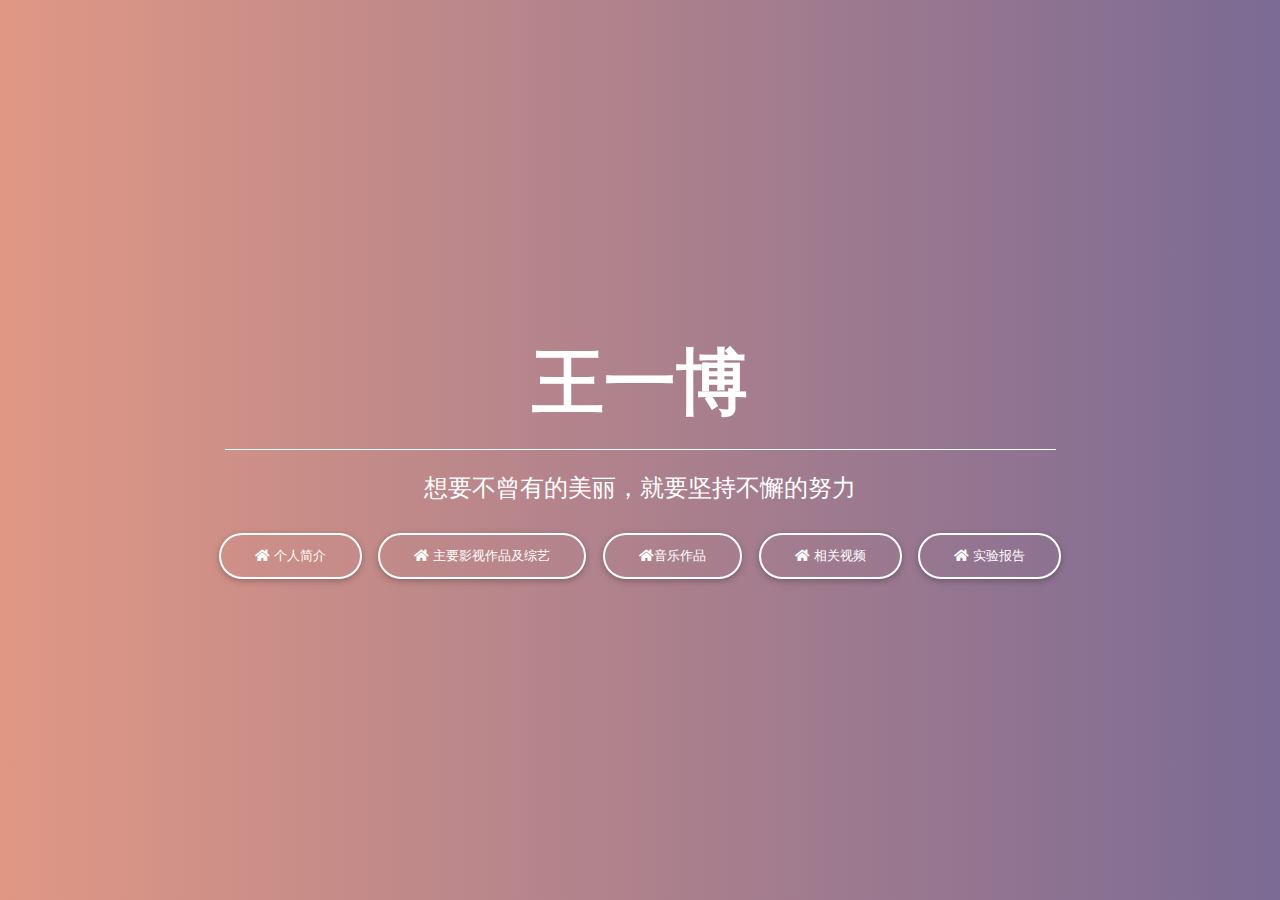
<file: index.html>
<!DOCTYPE html>
<html>

<head>
  <meta charset="UTF-8">
  <meta name="viewport" content="width=device-width, initial-scale=1, shrink-to-fit=no">
  <meta http-equiv="x-ua-compatible" content="ie=edge">
  <title>YiBoWang</title>
  <!-- MDB icon -->
  <link rel="icon" href="img/mdb-favicon.ico" type="image/x-icon">
  <!-- Font Awesome -->
  <link rel="stylesheet" href="https://use.fontawesome.com/releases/v5.11.2/css/all.css">
  <!-- Bootstrap core CSS -->
  <link rel="stylesheet" href="css/bootstrap.min.css">
  <!-- Material Design Bootstrap -->
  <link rel="stylesheet" href="css/mdb.min.css">
  <!-- Your custom styles (optional) -->
  <link rel="stylesheet" href="css/style.css">
</head>

<body>
  <!-- Main navigation -->
  <header>
    <!-- Full Page Intro -->
    <div class="view">
      <video class="video-intro" poster="https://mdbootstrap.com/img/Photos/Others/images/76.jpg" playsinline autoplay
        muted loop>
        <!-- <source src="https://mdbootstrap.com/img/video/animation.mp4" type="video/mp4"> -->
      </video>
      <!-- Mask & flexbox options-->
      <div class="mask rgba-gradient d-flex justify-content-center align-items-center">
        <!-- Content -->
        <div class="container px-md-3 px-sm-0">
          <!--Grid row-->
          <div class="row wow fadeIn">
            <!--Grid column-->
            <div class="col-md-12 mb-4 white-text text-center wow fadeIn">
              <h3 class="display-3 font-weight-bold white-text mb-0 pt-md-5 pt-5">王一博</h3>
              <hr class="hr-light my-4 w-75">
              <h4 class="subtext-header mt-2 mb-4">想要不曾有的美丽，就要坚持不懈的努力</h4>
              <a href="introduction.html" class="btn btn-rounded btn-outline-white">
                <i class="fas fa-home "></i> 个人简介
              </a>
              <a href="viewzuopin.html" class="btn btn-rounded btn-outline-white">
                <i class="fas fa-home "></i> 主要影视作品及综艺
              </a>
              <a href="music.html" class="btn btn-rounded btn-outline-white">
                <i class="fas fa-home "></i>音乐作品
              </a>
              <a href="lookvideo.html" class="btn btn-rounded btn-outline-white">
                <i class="fas fa-home "></i> 相关视频
              </a>
              <a href="https://blog.csdn.net/qq_52606566/article/details/125701296?spm=1001.2014.3001.5502" class="btn btn-rounded btn-outline-white">
                <i class="fas fa-home "></i> 实验报告
              </a>
            </div>
            <!--Grid column-->
          </div>
          <!--Grid row-->
        </div>
        <!-- Content -->
      </div>
      <!-- Mask & flexbox options-->
    </div>
    <!-- Full Page Intro -->
  </header>




  <!-- jQuery -->
  <script type="text/javascript" src="js/jquery.min.js"></script>
  <!-- Bootstrap tooltips -->
  <script type="text/javascript" src="js/popper.min.js"></script>
  <!-- Bootstrap core JavaScript -->
  <script type="text/javascript" src="js/bootstrap.min.js"></script>
  <!-- MDB core JavaScript -->
  <script type="text/javascript" src="js/mdb.min.js"></script>

  <!-- Your custom scripts (optional) -->
  <script type="text/javascript">
    // MDB Lightbox Init
    $(function () {
      $("#mdb-lightbox-ui").load("mdb-addons/mdb-lightbox-ui.html");
    });
    // 以下为动画效果新添加的两条语句
    // Adding animations to the sections, 使用的是淡入, 你也可以试试zoomIn等动画
    $("section").addClass("wow fadeIn");
    // Animations Init, 注意必须放在ready方法中以防WOW对象没能加载成功
    $(document).ready(function () {
      new WOW().init();
    });
  </script>

</body>

</html>
</file>
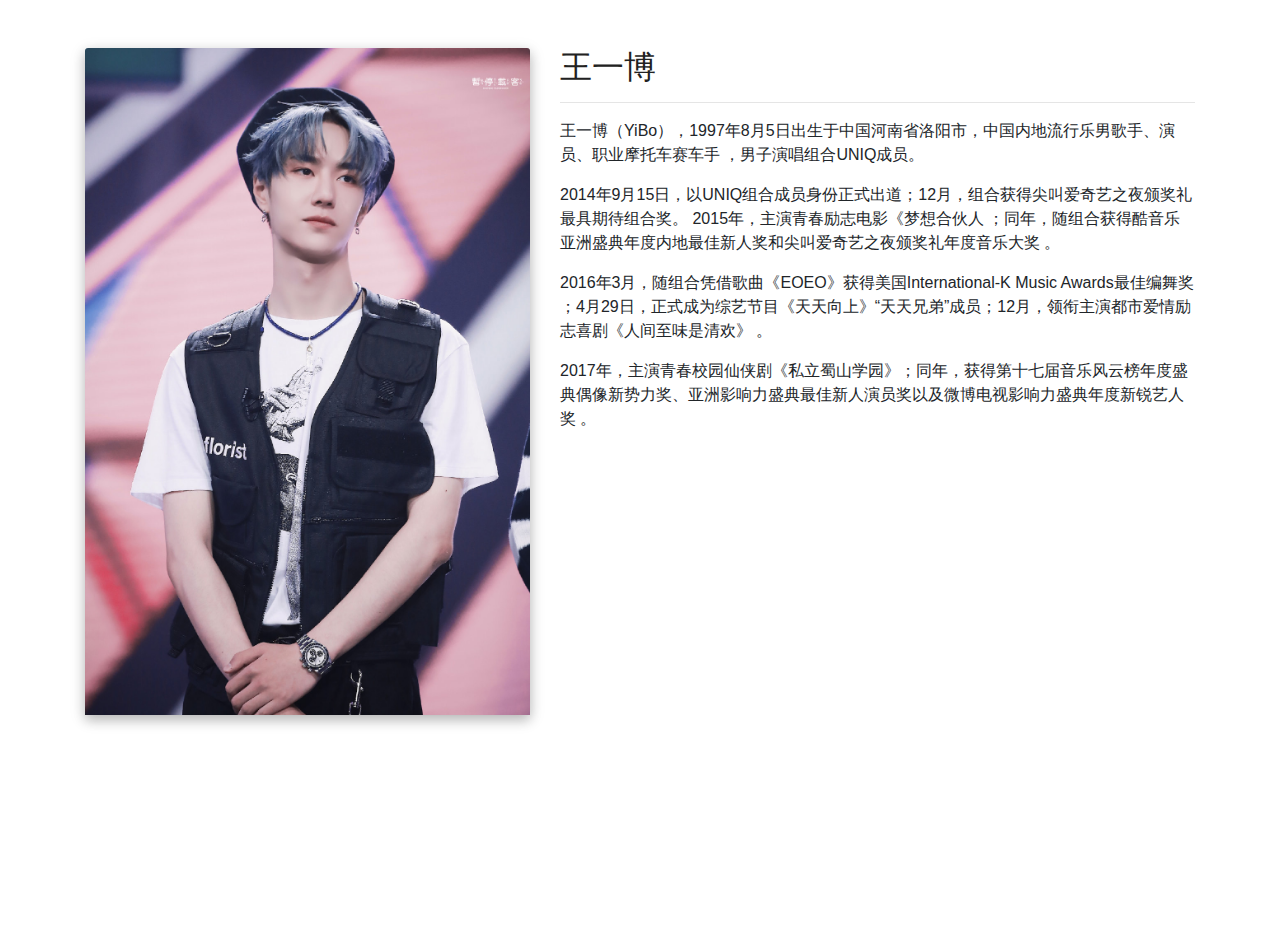
<file: introduction.html>
<!DOCTYPE html>
<html>

<head>
  <meta charset="UTF-8">
  <meta name="viewport" content="width=device-width, initial-scale=1, shrink-to-fit=no">
  <meta http-equiv="x-ua-compatible" content="ie=edge">
  <title>个人简介</title>
  <!-- MDB icon -->
  <link rel="icon" href="img/mdb-favicon.ico" type="image/x-icon">
  <!-- Font Awesome -->
  <link rel="stylesheet" href="https://use.fontawesome.com/releases/v5.11.2/css/all.css">
  <!-- Bootstrap core CSS -->
  <link rel="stylesheet" href="css/bootstrap.min.css">
  <!-- Material Design Bootstrap -->
  <link rel="stylesheet" href="css/mdb.min.css">
  <!-- Your custom styles (optional) -->
  <link rel="stylesheet" href="css/style.css">
</head>

<body>
    <div class="bg">
        <main class="mt-5">
      
            <!--Main container-->
            <div class="container">
                
                <!--Grid row 1-->
                <div class="row">
                  <!--Grid column 1-->
                  <div class="col-md-5 mb-4">
                    <div class="view overlay z-depth-1-half">
                      <img src="img/img-162fde99a0032fba4f0fc2ad364c4d1e.jpg.jpg" class="card-img-top" alt="">
                      <div class="mask rgba-white-light"></div>
                    </div>
                  </div>
                  <!--Grid column-->
                  <!--Grid column 2-->
                  <div class="col-md-7 mb-4">
                    <h2 class="text-dark">王一博</h2>
                    <hr>
                    <p>
                        王一博（YiBo），1997年8月5日出生于中国河南省洛阳市，中国内地流行乐男歌手、演员、职业摩托车赛车手 ，男子演唱组合UNIQ成员。
                      </p>
                      <p>
                      2014年9月15日，以UNIQ组合成员身份正式出道；12月，组合获得尖叫爱奇艺之夜颁奖礼最具期待组合奖。
                          2015年，主演青春励志电影《梦想合伙人 ；同年，随组合获得酷音乐亚洲盛典年度内地最佳新人奖和尖叫爱奇艺之夜颁奖礼年度音乐大奖 。
                      </p>
                      <p>
                          2016年3月，随组合凭借歌曲《EOEO》获得美国International-K Music Awards最佳编舞奖 ；4月29日，正式成为综艺节目《天天向上》“天天兄弟”成员；12月，领衔主演都市爱情励志喜剧《人间至味是清欢》 。
                      </p>
                     <p  class="text-black ">
                      2017年，主演青春校园仙侠剧《私立蜀山学园》；同年，获得第十七届音乐风云榜年度盛典偶像新势力奖、亚洲影响力盛典最佳新人演员奖以及微博电视影响力盛典年度新锐艺人奖 。
                     </p>
                     <p  class="text-white-50 ">
                          2018年2月，参与湖南卫视春节联欢晚会；3月，担任竞演类真人秀节目《创造101》舞蹈导师 ；4月，领衔主演仙侠古装剧《陈情令》 。9月，主演青春电竞电视连续剧《陪你到世界之巅》。
                      </p>
                      <p  class="text-white-50 ">
                          2019年9月，主演古装剧《有翡》。10月，王一博入选2019福布斯中国30位30岁以下精英榜  。
                          2020年5月，主演刑侦涉案剧《冰雨火》 。10月18日，凭借电视剧《陪你到世界之巅》获得第30届中国电视金鹰奖观众喜爱的男演员奖  。2021年12月1日，领衔主演的古装悬疑电视剧《风起洛阳》在爱奇艺播出 。
                      </p>
                  
                  </div>
                  <!--Grid column-->
                </div>
                
              </div>
            <!--Main container-->
          </main>
        
    </div>



  <!-- jQuery -->
  <script type="text/javascript" src="js/jquery.min.js"></script>
  <!-- Bootstrap tooltips -->
  <script type="text/javascript" src="js/popper.min.js"></script>
  <!-- Bootstrap core JavaScript -->
  <script type="text/javascript" src="js/bootstrap.min.js"></script>
  <!-- MDB core JavaScript -->
  <script type="text/javascript" src="js/mdb.min.js"></script>
  <!-- Your custom scripts (optional) -->
  <script type="text/javascript"></script>

</body>

</html>
</file>
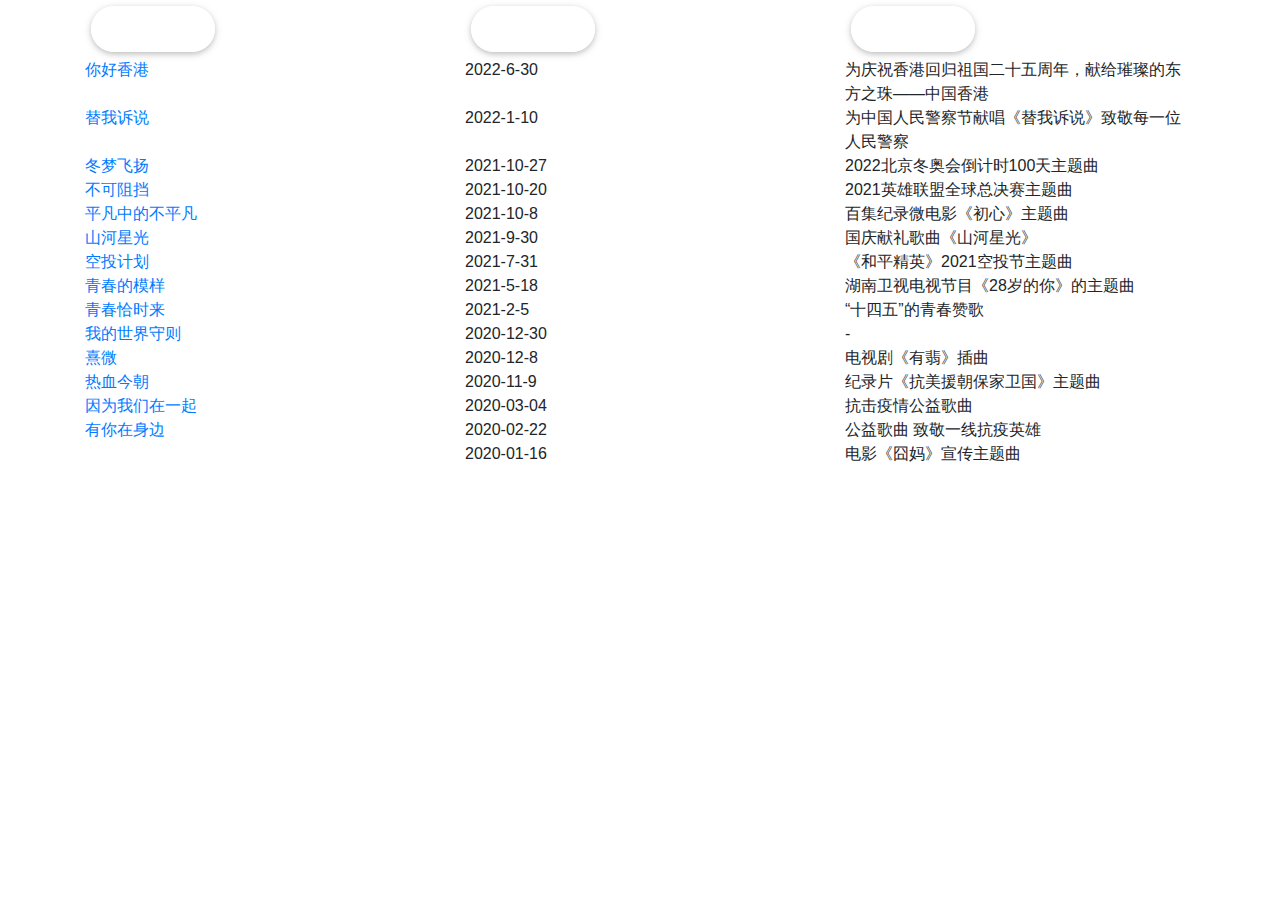
<file: music.html>
<!DOCTYPE html>
<html>

<head>
  <meta charset="UTF-8">
  <meta name="viewport" content="width=device-width, initial-scale=1, shrink-to-fit=no">
  <meta http-equiv="x-ua-compatible" content="ie=edge">
  <title>音乐作品</title>
  <!-- MDB icon -->
  <link rel="icon" href="img/mdb-favicon.ico" type="image/x-icon">
  <!-- Font Awesome -->
  <link rel="stylesheet" href="https://use.fontawesome.com/releases/v5.11.2/css/all.css">
  <!-- Bootstrap core CSS -->
  <link rel="stylesheet" href="css/bootstrap.min.css">
  <!-- Material Design Bootstrap -->
  <link rel="stylesheet" href="css/mdb.min.css">
  <!-- Your custom styles (optional) -->
  <link rel="stylesheet" href="css/style.css">
</head>

<body>
    <div class="bg">
        
          <div class="container" >
            <div class="row" >
              <div class="col-md-4"><p class="btn btn-rounded btn-outline-white">歌曲名称</p></div>
              <div class="col-md-4"><p class="btn btn-rounded btn-outline-white">发行时间</p></div>
              <div class="col-md-4"><p class="btn btn-rounded btn-outline-white">歌曲简介</p></div>
            </div>
            <div class="row">
                <div class="col-md-4"><a href="https://baike.baidu.com/item/%E4%BD%A0%E5%A5%BD%E9%A6%99%E6%B8%AF/61668851">你好香港</a></div>
                <div class="col-md-4">2022-6-30</div>
                <div class="col-md-4">为庆祝香港回归祖国二十五周年，献给璀璨的东方之珠——中国香港</div>
              </div>
              <div class="row">
                <div class="col-md-4"><a href="https://baike.baidu.com/item/%E6%9B%BF%E6%88%91%E8%AF%89%E8%AF%B4/59855145">替我诉说</a></div>
                <div class="col-md-4">2022-1-10</div>
                <div class="col-md-4">为中国人民警察节献唱《替我诉说》致敬每一位人民警察</div>
              </div>
              <div class="row">
                <div class="col-md-4"><a href="https://baike.baidu.com/item/%E5%86%AC%E6%A2%A6%E9%A3%9E%E6%89%AC/59005041">冬梦飞扬</a>	</div>
                <div class="col-md-4">	2021-10-27</div>
                <div class="col-md-4">2022北京冬奥会倒计时100天主题曲</div>
              </div>
              <div class="row">
                <div class="col-md-4"><a href="https://baike.baidu.com/item/%E4%B8%8D%E5%8F%AF%E9%98%BB%E6%8C%A1/58716058">不可阻挡</a></div>
                <div class="col-md-4">2021-10-20</div>
                <div class="col-md-4">2021英雄联盟全球总决赛主题曲</div>
              </div>
              <div class="row">
                <div class="col-md-4"><a href="https://baike.baidu.com/item/%E5%B9%B3%E5%87%A1%E4%B8%AD%E7%9A%84%E4%B8%8D%E5%B9%B3%E5%87%A1/58795138">平凡中的不平凡</a>	</div>
                <div class="col-md-4">	2021-10-8</div>
                <div class="col-md-4">百集纪录微电影《初心》主题曲</div>
              </div>
              <div class="row">
                <div class="col-md-4"><a href="https://baike.baidu.com/item/%E5%B1%B1%E6%B2%B3%E6%98%9F%E5%85%89/58716550">山河星光</a></div>
                <div class="col-md-4">	2021-9-30</div>
                <div class="col-md-4">	国庆献礼歌曲《山河星光》</div>
              </div>
              <div class="row">
                <div class="col-md-4"><a href="https://baike.baidu.com/item/%E7%A9%BA%E6%8A%95%E8%AE%A1%E5%88%92/58130844">空投计划</a></div>
                <div class="col-md-4">	2021-7-31	</div>
                <div class="col-md-4">《和平精英》2021空投节主题曲</div>
              </div>
              <div class="row">
                <div class="col-md-4"><a href="https://baike.baidu.com/item/%E9%9D%92%E6%98%A5%E7%9A%84%E6%A8%A1%E6%A0%B7/57022366">青春的模样</a> 		</div>
                <div class="col-md-4">	2021-5-18	</div>
                <div class="col-md-4">湖南卫视电视节目《28岁的你》的主题曲</div>
              </div>
              <div class="row">
                <div class="col-md-4"><a href="https://baike.baidu.com/item/%E9%9D%92%E6%98%A5%E6%81%B0%E6%97%B6%E6%9D%A5/56009182">青春恰时来</a></div>
                <div class="col-md-4">		2021-2-5	</div>
                <div class="col-md-4">	“十四五”的青春赞歌</div>
              </div>
              <div class="row">
                <div class="col-md-4"><a href="https://baike.baidu.com/item/%E9%9D%92%E6%98%A5%E6%81%B0%E6%97%B6%E6%9D%A5/56009182">我的世界守则</a></div>
                <div class="col-md-4">		2020-12-30	</div>
                <div class="col-md-4">-</div>
              </div> <div class="row">
                <div class="col-md-4"><a href="https://baike.baidu.com/item/%E7%86%B9%E5%BE%AE/55387181">熹微</a>	</div>
                <div class="col-md-4">		2020-12-8	</div>
                <div class="col-md-4">电视剧《有翡》插曲</div>
              </div>
              <div class="row">
                <div class="col-md-4"><a href="https://baike.baidu.com/item/%E7%83%AD%E8%A1%80%E4%BB%8A%E6%9C%9D/56082645">热血今朝</a></div>
                <div class="col-md-4">		2020-11-9	</div>
                <div class="col-md-4">纪录片《抗美援朝保家卫国》主题曲</div>
              </div>
              <div class="row">
                <div class="col-md-4"><a href="https://baike.baidu.com/item/%E5%9B%A0%E4%B8%BA%E6%88%91%E4%BB%AC%E5%9C%A8%E4%B8%80%E8%B5%B7/24580117">因为我们在一起</a>	</div>
                <div class="col-md-4">	2020-03-04	</div>
                <div class="col-md-4">	抗击疫情公益歌曲</div>
              </div>
              <div class="row">
                <div class="col-md-4"><a href="https://baike.baidu.com/item/%E6%9C%89%E4%BD%A0%E5%9C%A8%E8%BA%AB%E8%BE%B9/24444891">有你在身边</a></div>
                <div class="col-md-4">		2020-02-22		</div>
                <div class="col-md-4">公益歌曲 致敬一线抗疫英雄</div>
              </div>
              <div class="row">
                <div class="col-md-4"><a href="https://baike.baidu.com/item/%E7%BB%99%E5%A6%88%E5%92%AA/24274229"  class="text-white-50 ">给妈咪</a></div>
                <div class="col-md-4">		2020-01-16		</div>
                <div class="col-md-4">电影《囧妈》宣传主题曲</div>
              </div>
              <div class="row">
                <div class="col-md-4"><a href="https://baike.baidu.com/item/%E6%97%A0%E6%84%9F/24236379"  class="text-white-50 ">无感</a></div>
                <div class="col-md-4"><p class="text-white-50 ">	2019-12-30	</p>		</div>
                <div class="col-md-4"><p class="text-white-50 ">-</p>	</div>
              </div>
              <div class="row">
                <div class="col-md-4"><a href="https://baike.baidu.com/item/%E4%B8%8D%E5%BF%98/23630708"  class="text-white-50 ">不忘</a></div>
                <div class="col-md-4">	<p class="text-white-50 ">	2019-07-08</p>			</div>
                <div class="col-md-4"><p class="text-white-50 ">	电视剧《陈情令》蓝忘机人物主题曲</p></div>
              </div>
              <div class="row">
                <div class="col-md-4"><a href="https://baike.baidu.com/item/%E6%97%A0%E7%BE%81/23602735"  class="text-white-50 ">无羁</a></div>
                <div class="col-md-4">		<p class="text-white-50 ">		2019-06-27	</p>	</div>
                <div class="col-md-4">	<p class="text-white-50 ">电视剧《陈情令》片尾曲</p></div>
              </div>
              <div class="row">
                <div class="col-md-4"><a href="https://baike.baidu.com/item/%E4%BD%A0%E5%A5%BD%E9%A6%99%E6%B8%AF/61668851"  class="text-white-50 ">说剑</a>	</div>
                <div class="col-md-4">		<p class="text-white-50 ">2019-06-19</p>			</div>
                <div class="col-md-4">	<p class="text-white-50 ">游戏《天涯明月刀》太白门派主题曲</p></div>
              </div>
              <div class="row">
                <div class="col-md-4"><a href="https://baike.baidu.com/item/%E4%BD%A0%E5%A5%BD%E9%A6%99%E6%B8%AF/61668851"  class="text-white-50 ">最燃的冒险</a></div>
                <div class="col-md-4">	<p class="text-white-50 ">	2019-05-31</p>		</div>
                <div class="col-md-4"><p class="text-white-50 ">电视剧《陪你到世界之巅》的主题曲</p></div>
              </div>
              <div class="row">
                <div class="col-md-4"><a href="https://baike.baidu.com/item/%E4%BD%A0%E5%A5%BD%E9%A6%99%E6%B8%AF/61668851"  class="text-white-50 ">Lucky</a>	</div>
                <div class="col-md-4"><p class="text-white-50 ">2019-03-13</p>			</div>
                <div class="col-md-4"><p class="text-white-50 ">-</p></div>
              </div>
              <div class="row">
                <div class="col-md-4"><a href="https://baike.baidu.com/item/%E4%BD%A0%E5%A5%BD%E9%A6%99%E6%B8%AF/61668851"  class="text-white-50 ">Fire</a></div>
                <div class="col-md-4">	<p class="text-white-50 ">2019-01-17</p>		</div>
                <div class="col-md-4"><p class="text-white-50 ">-</p></div>
              </div>
              <div class="row">
                <div class="col-md-4" ><a href="https://baike.baidu.com/item/%E4%BD%A0%E5%A5%BD%E9%A6%99%E6%B8%AF/61668851"  class="text-white-50 ">年少心事</a>		</div>
                <div class="col-md-4">	<p class="text-white-50 ">2018-10-23</p>		</div>
                <div class="col-md-4"><p class="text-white-50 ">电影《二次初恋》主题曲</p></div>
              </div>
              <div class="row">
                <div class="col-md-4"><a href="https://baike.baidu.com/item/%E4%BD%A0%E5%A5%BD%E9%A6%99%E6%B8%AF/61668851"  class="text-white-50 ">鲨影</a>	</div>
                <div class="col-md-4">	<p class="text-white-50 ">2018-08-10</p>		</div>
                <div class="col-md-4"><p class="text-white-50 ">电影《巨齿鲨》宣传曲</p></div>
              </div>
              <div class="row">
                <div class="col-md-4"><a href="https://baike.baidu.com/item/%E4%BD%A0%E5%A5%BD%E9%A6%99%E6%B8%AF/61668851"  class="text-white-50 ">Just Dance</a>	</div>
                <div class="col-md-4">		<p class="text-white-50 ">2017-11-17</p>		</div>
                <div class="col-md-4"><p class="text-white-50 ">第四届炫舞节主题曲</p></div>
              </div>
              <div class="row">
                <div class="col-md-4"><a href="https://baike.baidu.com/item/%E4%BD%A0%E5%A5%BD%E9%A6%99%E6%B8%AF/61668851"  class="text-white-50 ">二次初恋</a>	</div>
                <div class="col-md-4">	<p class="text-white-50 ">2017-08-24	</p>	</div>
                <div class="col-md-4"><p class="text-white-50 ">电影《二次初恋》主题曲</p></div>
              </div>
               </div>
              
            
    </div>
  





  <!-- jQuery -->
  <script type="text/javascript" src="js/jquery.min.js"></script>
  <!-- Bootstrap tooltips -->
  <script type="text/javascript" src="js/popper.min.js"></script>
  <!-- Bootstrap core JavaScript -->
  <script type="text/javascript" src="js/bootstrap.min.js"></script>
  <!-- MDB core JavaScript -->
  <script type="text/javascript" src="js/mdb.min.js"></script>
  <!-- Your custom scripts (optional) -->
  <script type="text/javascript"></script>

</body>

</html>
</file>
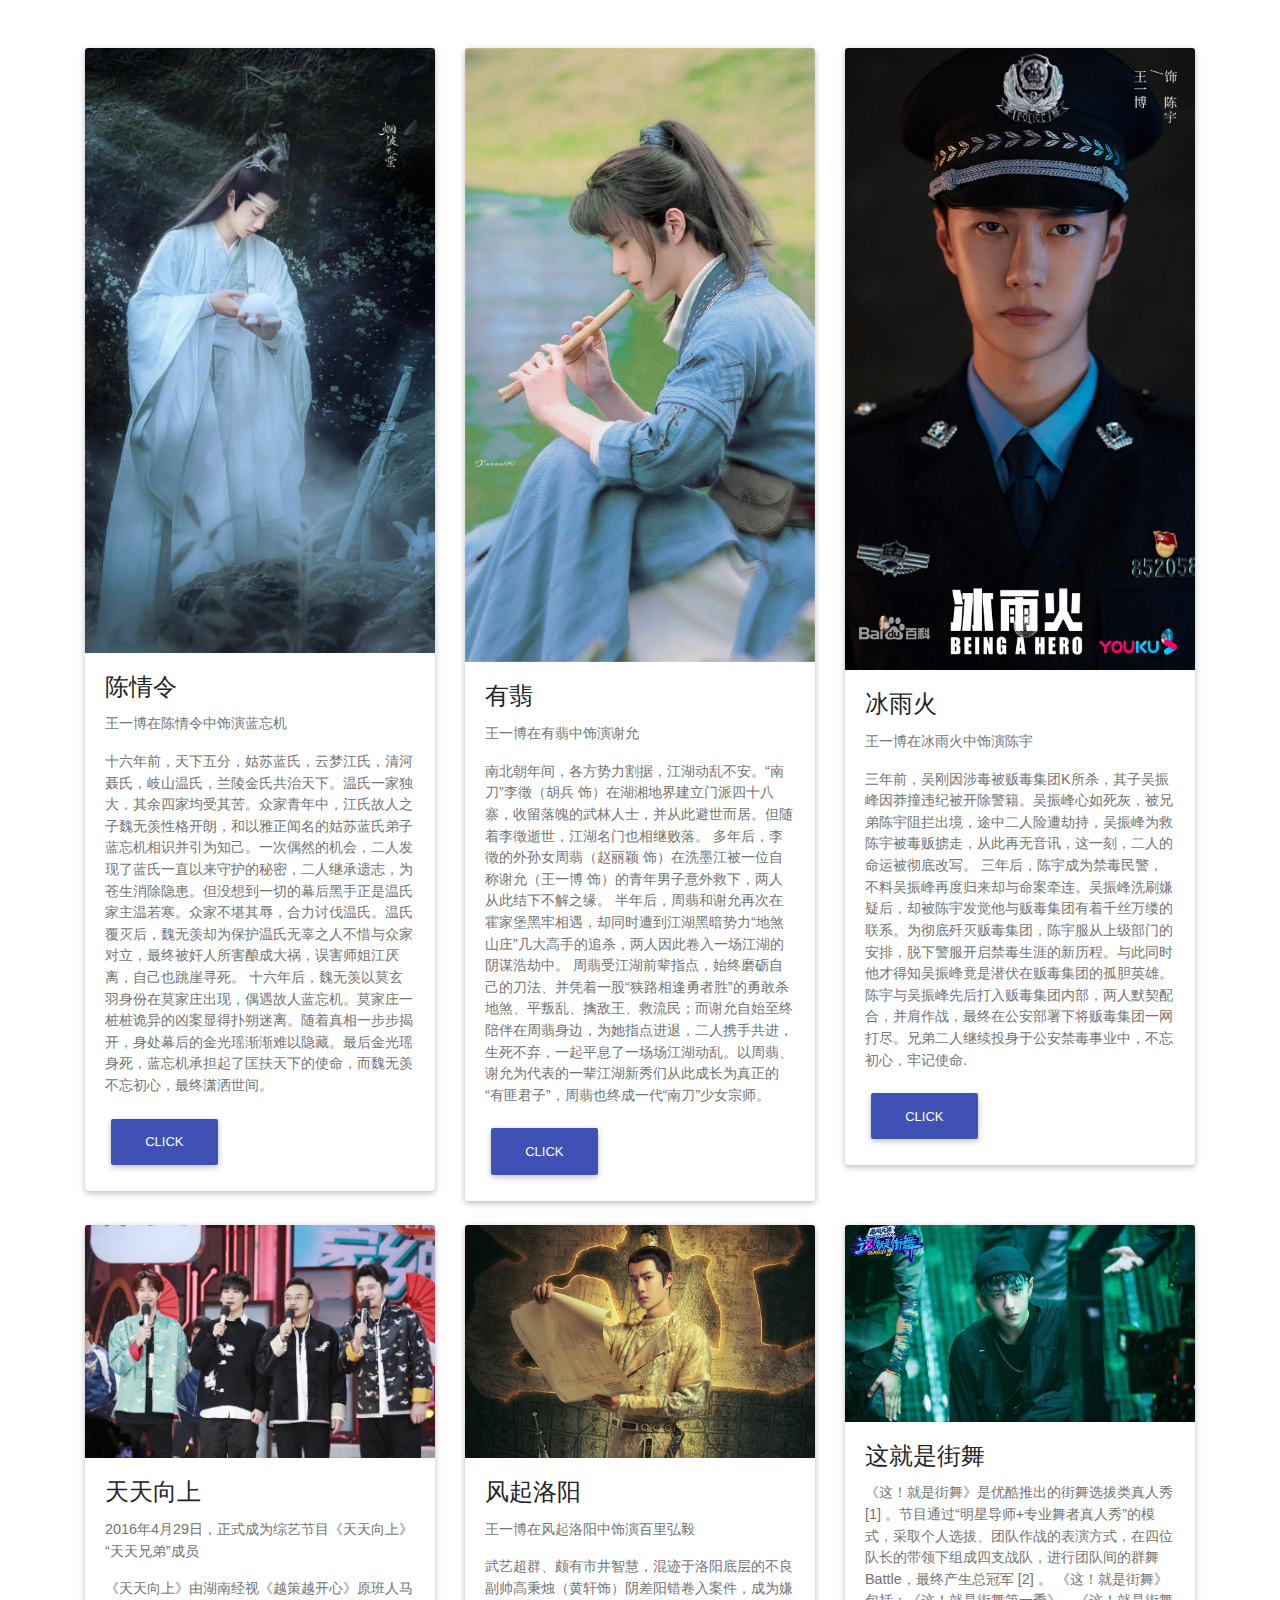
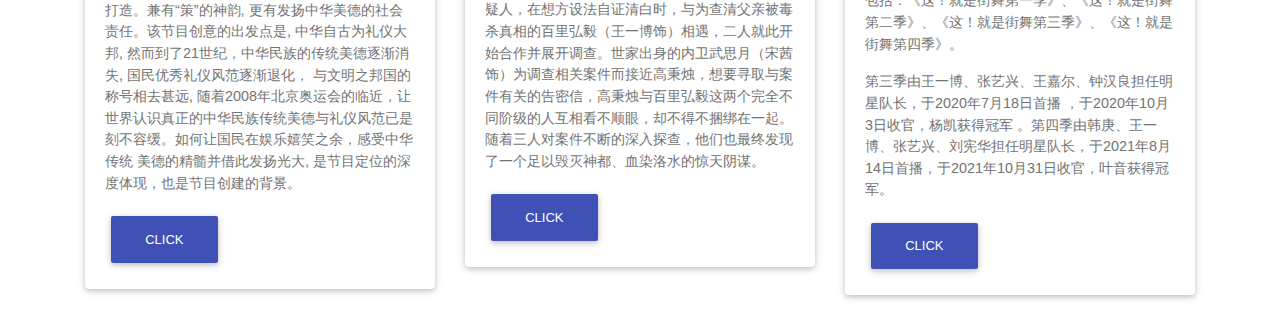
<file: viewzuopin.html>
<!DOCTYPE html>
<html>

<head>
  <meta charset="UTF-8">
  <meta name="viewport" content="width=device-width, initial-scale=1, shrink-to-fit=no">
  <meta http-equiv="x-ua-compatible" content="ie=edge">
  <title>主要影视作品及综艺</title>
  <!-- MDB icon -->
  <link rel="icon" href="img/mdb-favicon.ico" type="image/x-icon">
  <!-- Font Awesome -->
  <link rel="stylesheet" href="https://use.fontawesome.com/releases/v5.11.2/css/all.css">
  <!-- Bootstrap core CSS -->
  <link rel="stylesheet" href="css/bootstrap.min.css">
  <!-- Material Design Bootstrap -->
  <link rel="stylesheet" href="css/mdb.min.css">
  <!-- Your custom styles (optional) -->
  <link rel="stylesheet" href="css/style.css">
</head>

<body>
    <div class="bg">
        
        <main class="mt-5">
      
            <!--Main container-->
            <div class="container">
                
                
                <!--Grid row 1-->
                <div class="row">
          
                  <!--Grid column-->
                  <div class="col-lg-4 col-md-12 mb-4">
          
                    <!--Card-->
                    <div class="card">
          
                      <!--Card image-->
                      <div class="view overlay">
                        <img src="img/img-1d0be6e97681a2f6fbb6d280e2134b07.jpg.jpg" class="card-img-top"
                          alt="">
                        <a href="#">
                          <div class="mask rgba-white-slight"></div>
                        </a>
                      </div>
          
                      <!--Card content-->
                      <div class="card-body">
                        <!--Title-->
                        <h4 class="card-title">陈情令</h4>
                        <!--Text-->
                        <p class="card-text">王一博在陈情令中饰演蓝忘机</p>
                        <p class="card-text">
                            十六年前，天下五分，姑苏蓝氏，云梦江氏，清河聂氏，岐山温氏，兰陵金氏共治天下。温氏一家独大，其余四家均受其苦。众家青年中，江氏故人之子魏无羡性格开朗，和以雅正闻名的姑苏蓝氏弟子蓝忘机相识并引为知己。一次偶然的机会，二人发现了蓝氏一直以来守护的秘密，二人继承遗志，为苍生消除隐患。但没想到一切的幕后黑手正是温氏家主温若寒。众家不堪其辱，合力讨伐温氏。温氏覆灭后，魏无羡却为保护温氏无辜之人不惜与众家对立，最终被奸人所害酿成大祸，误害师姐江厌离，自己也跳崖寻死。
                            十六年后，魏无羡以莫玄羽身份在莫家庄出现，偶遇故人蓝忘机。莫家庄一桩桩诡异的凶案显得扑朔迷离。随着真相一步步揭开，身处幕后的金光瑶渐渐难以隐藏。最后金光瑶身死，蓝忘机承担起了匡扶天下的使命，而魏无羡不忘初心，最终潇洒世间。
                        </p>
                        <a href="https://v.qq.com/x/cover/vbb35hm6m6da1wc/w0031s4gikk.html" class="btn btn-indigo">Click</a>
                      </div>
          
                    </div>
                    <!--/.Card-->
          
                  </div>
                  <!--Grid column-->
          
                  <!--Grid column-->
                  <div class="col-lg-4 col-md-6 mb-4">
          
                    <!--Card-->
                    <div class="card">
          
                      <!--Card image-->
                      <div class="view overlay">
                        <img src="img/yun.jpg" class="card-img-top"
                          alt="">
                        <a href="#">
                          <div class="mask rgba-white-slight"></div>
                        </a>
                      </div>
          
                      <!--Card content-->
                      <div class="card-body">
                        <!--Title-->
                        <h4 class="card-title">有翡</h4>
                        <!--Text-->
                        <p class="card-text">王一博在有翡中饰演谢允</p>
                        <p class="card-text">
                            南北朝年间，各方势力割据，江湖动乱不安。“南刀”李徵（胡兵 饰）在湖湘地界建立门派四十八寨，收留落魄的武林人士，并从此避世而居。但随着李徵逝世，江湖名门也相继败落。 多年后，李徵的外孙女周翡（赵丽颖 饰）在洗墨江被一位自称谢允（王一博 饰）的青年男子意外救下，两人从此结下不解之缘。 半年后，周翡和谢允再次在霍家堡黑牢相遇，却同时遭到江湖黑暗势力“地煞山庄”几大高手的追杀，两人因此卷入一场江湖的阴谋浩劫中。 周翡受江湖前辈指点，始终磨砺自己的刀法、并凭着一股“狭路相逢勇者胜”的勇敢杀地煞、平叛乱、擒敌王、救流民；而谢允自始至终陪伴在周翡身边，为她指点进退，二人携手共进，生死不弃，一起平息了一场场江湖动乱。以周翡、谢允为代表的一辈江湖新秀们从此成长为真正的“有匪君子”，周翡也终成一代“南刀”少女宗师。
                        </p>
                        <a href="https://v.qq.com/x/cover/mzc00200x9fxrc9/l0035xrq46y.html" class="btn btn-indigo">Click</a>
                      </div>
          
                    </div>
                    <!--/.Card-->
          
                  </div>
                  <!--Grid column-->
          
                  <!--Grid column-->
                  <div class="col-lg-4 col-md-6 mb-4">
          
                    <!--Card-->
                    <div class="card">
          
                      <!--Card image-->
                      <div class="view overlay">
                        <img src="img/yu.jpg" class="card-img-top"
                          alt="">
                        <a href="#">
                          <div class="mask rgba-white-slight"></div>
                        </a>
                      </div>
          
                      <!--Card content-->
                      <div class="card-body">
                        <!--Title-->
                        <h4 class="card-title">冰雨火</h4>
                        <!--Text-->
                        <p class="card-text">王一博在冰雨火中饰演陈宇</p>
                        <p class="card-text">
                            三年前，吴刚因涉毒被贩毒集团K所杀，其子吴振峰因莽撞违纪被开除警籍。吴振峰心如死灰，被兄弟陈宇阻拦出境，途中二人险遭劫持，吴振峰为救陈宇被毒贩掳走，从此再无音讯，这一刻，二人的命运被彻底改写。
                            三年后，陈宇成为禁毒民警，不料吴振峰再度归来却与命案牵连。吴振峰洗刷嫌疑后，却被陈宇发觉他与贩毒集团有着千丝万缕的联系。为彻底歼灭贩毒集团，陈宇服从上级部门的安排，脱下警服开启禁毒生涯的新历程。与此同时他才得知吴振峰竟是潜伏在贩毒集团的孤胆英雄。陈宇与吴振峰先后打入贩毒集团内部，两人默契配合，并肩作战，最终在公安部署下将贩毒集团一网打尽。兄弟二人继续投身于公安禁毒事业中，不忘初心，牢记使命.
                        </p>
                        <a href="https://www.iqiyi.com/v_21uyj5no1lc.html" class="btn btn-indigo">Click</a>
                      </div>
          
                    </div>
                    <!--/.Card-->
          
                  </div>
                  <!--Grid column-->
          
                </div>
                <!--Grid row-->
        
                <!--Grid row 2-->
                <div class="row">
          
                    <!--Grid column-->
                    <div class="col-lg-4 col-md-12 mb-4">
            
                      <!--Card-->
                      <div class="card">
            
                        <!--Card image-->
                        <div class="view overlay">
                          <img src="img/daydayup.jpg" class="card-img-top"
                            alt="">
                          <a href="#">
                            <div class="mask rgba-white-slight"></div>
                          </a>
                        </div>
            
                        <!--Card content-->
                        <div class="card-body">
                          <!--Title-->
                          <h4 class="card-title">天天向上</h4>
                          <!--Text-->
                          <p class="card-text">2016年4月29日，正式成为综艺节目《天天向上》“天天兄弟”成员</p>
                          <p class="card-text">
                            《天天向上》由湖南经视《越策越开心》原班人马打造。兼有“策”的神韵, 更有发扬中华美德的社会责任。该节目创意的出发点是, 中华自古为礼仪大邦, 然而到了21世纪，中华民族的传统美德逐渐消失, 国民优秀礼仪风范逐渐退化， 与文明之邦国的称号相去甚远, 随着2008年北京奥运会的临近，让世界认识真正的中华民族传统美德与礼仪风范已是刻不容缓。如何让国民在娱乐嬉笑之余，感受中华传统 美德的精髓并借此发扬光大, 是节目定位的深度体现，也是节目创建的背景。
                          </p>
                          <a href="#!" class="btn btn-indigo">Click</a>
                        </div>
            
                      </div>
                      <!--/.Card-->
            
                    </div>
                    <!--Grid column-->
            
                    <!--Grid column-->
                    <div class="col-lg-4 col-md-6 mb-4">
            
                      <!--Card-->
                      <div class="card">
            
                        <!--Card image-->
                        <div class="view overlay">
                          <img src="img/fengqiluoy.jpg" class="card-img-top"
                            alt="">
                          <a href="#">
                            <div class="mask rgba-white-slight"></div>
                          </a>
                        </div>
            
                        <!--Card content-->
                        <div class="card-body">
                          <!--Title-->
                          <h4 class="card-title">风起洛阳</h4>
                          <!--Text-->
                          <p class="card-text">王一博在风起洛阳中饰演百里弘毅</p>
                          <p class="card-text">
                              武艺超群、颇有市井智慧，混迹于洛阳底层的不良副帅高秉烛（黄轩饰）阴差阳错卷入案件，成为嫌疑人，在想方设法自证清白时，与为查清父亲被毒杀真相的百里弘毅（王一博饰）相遇，二人就此开始合作并展开调查。世家出身的内卫武思月（宋茜饰）为调查相关案件而接近高秉烛，想要寻取与案件有关的告密信，高秉烛与百里弘毅这两个完全不同阶级的人互相看不顺眼，却不得不捆绑在一起。随着三人对案件不断的深入探查，他们也最终发现了一个足以毁灭神都、血染洛水的惊天阴谋。
                          </p>
                          <a href="https://www.iqiyi.com/v_lnpjiz8b40.html" class="btn btn-indigo">Click</a>
                        </div>
            
                      </div>
                      <!--/.Card-->
            
                    </div>
                    <!--Grid column-->
            
                    <!--Grid column-->
                    <div class="col-lg-4 col-md-6 mb-4">
            
                      <!--Card-->
                      <div class="card">
            
                        <!--Card image-->
                        <div class="view overlay">
                          <img src="img/jiewu.jpg" class="card-img-top"
                            alt="">
                          <a href="#">
                            <div class="mask rgba-white-slight"></div>
                          </a>
                        </div>
            
                        <!--Card content-->
                        <div class="card-body">
                          <!--Title-->
                          <h4 class="card-title">这就是街舞</h4>
                          <!--Text-->
                          <p class="card-text">《这！就是街舞》是优酷推出的街舞选拔类真人秀 [1]  。节目通过“明星导师+专业舞者真人秀”的模式，采取个人选拔、团队作战的表演方式，在四位队长的带领下组成四支战队，进行团队间的群舞Battle，最终产生总冠军 [2]  。
                            《这！就是街舞》包括：《这！就是街舞第一季》、《这！就是街舞第二季》、《这！就是街舞第三季》、《这！就是街舞第四季》。
                        
                        </p>
                        <p class="card-text"> 
                            第三季由王一博、张艺兴、王嘉尔、钟汉良担任明星队长，于2020年7月18日首播  ，于2020年10月3日收官，杨凯获得冠军 。第四季由韩庚、王一博、张艺兴、刘宪华担任明星队长，于2021年8月14日首播，于2021年10月31日收官，叶音获得冠军。
                        </p>
                          <a href="https://v.youku.com/v_show/id_XNDczNDc5MDcwOA==.html?spm=a2hbt.13141534.1_3.1&s=adee048d2edc41949017&scm=20140719.apircmd.61519.video_XNDczNDc5MDcwOA==" class="btn btn-indigo">Click</a>
                        </div>
            
                      </div>
                      <!--/.Card-->
            
                    </div>
                    <!--Grid column-->
            
                  </div>
                <!--Grid row-->
              </div>
            <!--Main container-->
          </main>
    </div>
  



  <!-- jQuery -->
  <script type="text/javascript" src="js/jquery.min.js"></script>
  <!-- Bootstrap tooltips -->
  <script type="text/javascript" src="js/popper.min.js"></script>
  <!-- Bootstrap core JavaScript -->
  <script type="text/javascript" src="js/bootstrap.min.js"></script>
  <!-- MDB core JavaScript -->
  <script type="text/javascript" src="js/mdb.min.js"></script>
  <!-- Your custom scripts (optional) -->
  <script type="text/javascript"></script>

</body>

</html>
</file>
<file: css/style.css>
/* Required for full background image */
html,
body,
header,
.view {
  height: 100%;
}

@media (max-width: 740px) {
  html,
  body,
  header,
  .view {
    height: 100vh;
  }
}

.top-nav-collapse ,.page-footer{
  background-color: #563e91 !important;
}

.navbar:not(.top-nav-collapse) {
  background: transparent !important;
}

@media (max-width: 991px) {
  .navbar:not(.top-nav-collapse) {
    background: #563e91 !important;
  }
}

.rgba-gradient {
  background: rgba(35, 7, 77, 0.6);  /* fallback for old browsers */
  background: -webkit-linear-gradient(to right, rgba(204, 83, 51, 0.6), rgba(35, 7, 77, 0.6));  /* Chrome 10-25, Safari 5.1-6 */
  background: linear-gradient(to right, rgba(204, 83, 51, 0.6), rgba(35, 7, 77, 0.6)); /* W3C, IE 10+/ Edge, Firefox 16+, Chrome 26+, Opera 12+, Safari 7+ */
}

.streak.streak-photo {
  background-attachment: fixed;
}
.bg { 
  /*The image used */
   background-image: url("https://mdbootstrap.com/img/Photos/Others/images/76.jpg");
  /* background-color: #2BBBAD; */

  /* Full height */
  height: auto; 
  width: auto;

  /* Center and scale the image nicely */
  background-position: center;
  background-repeat: no-repeat;
  background-size: cover;
}
</file>
